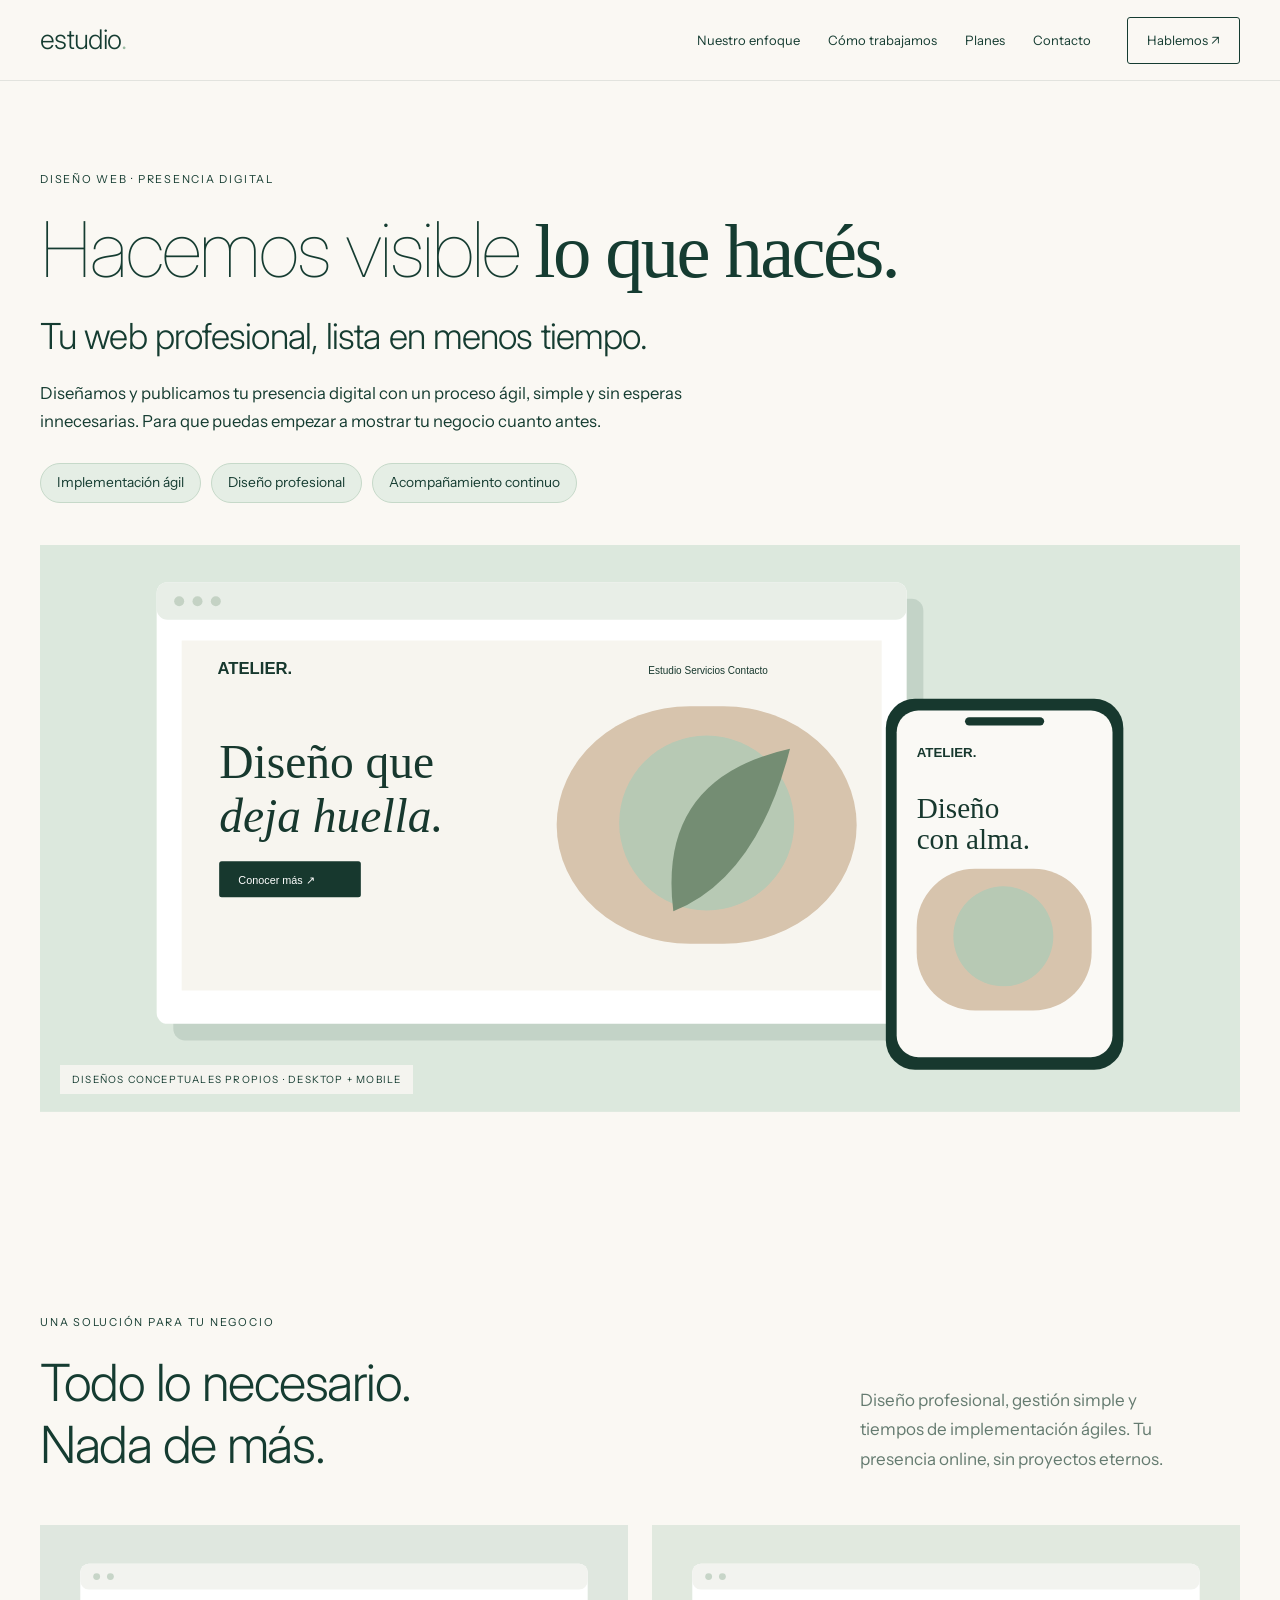
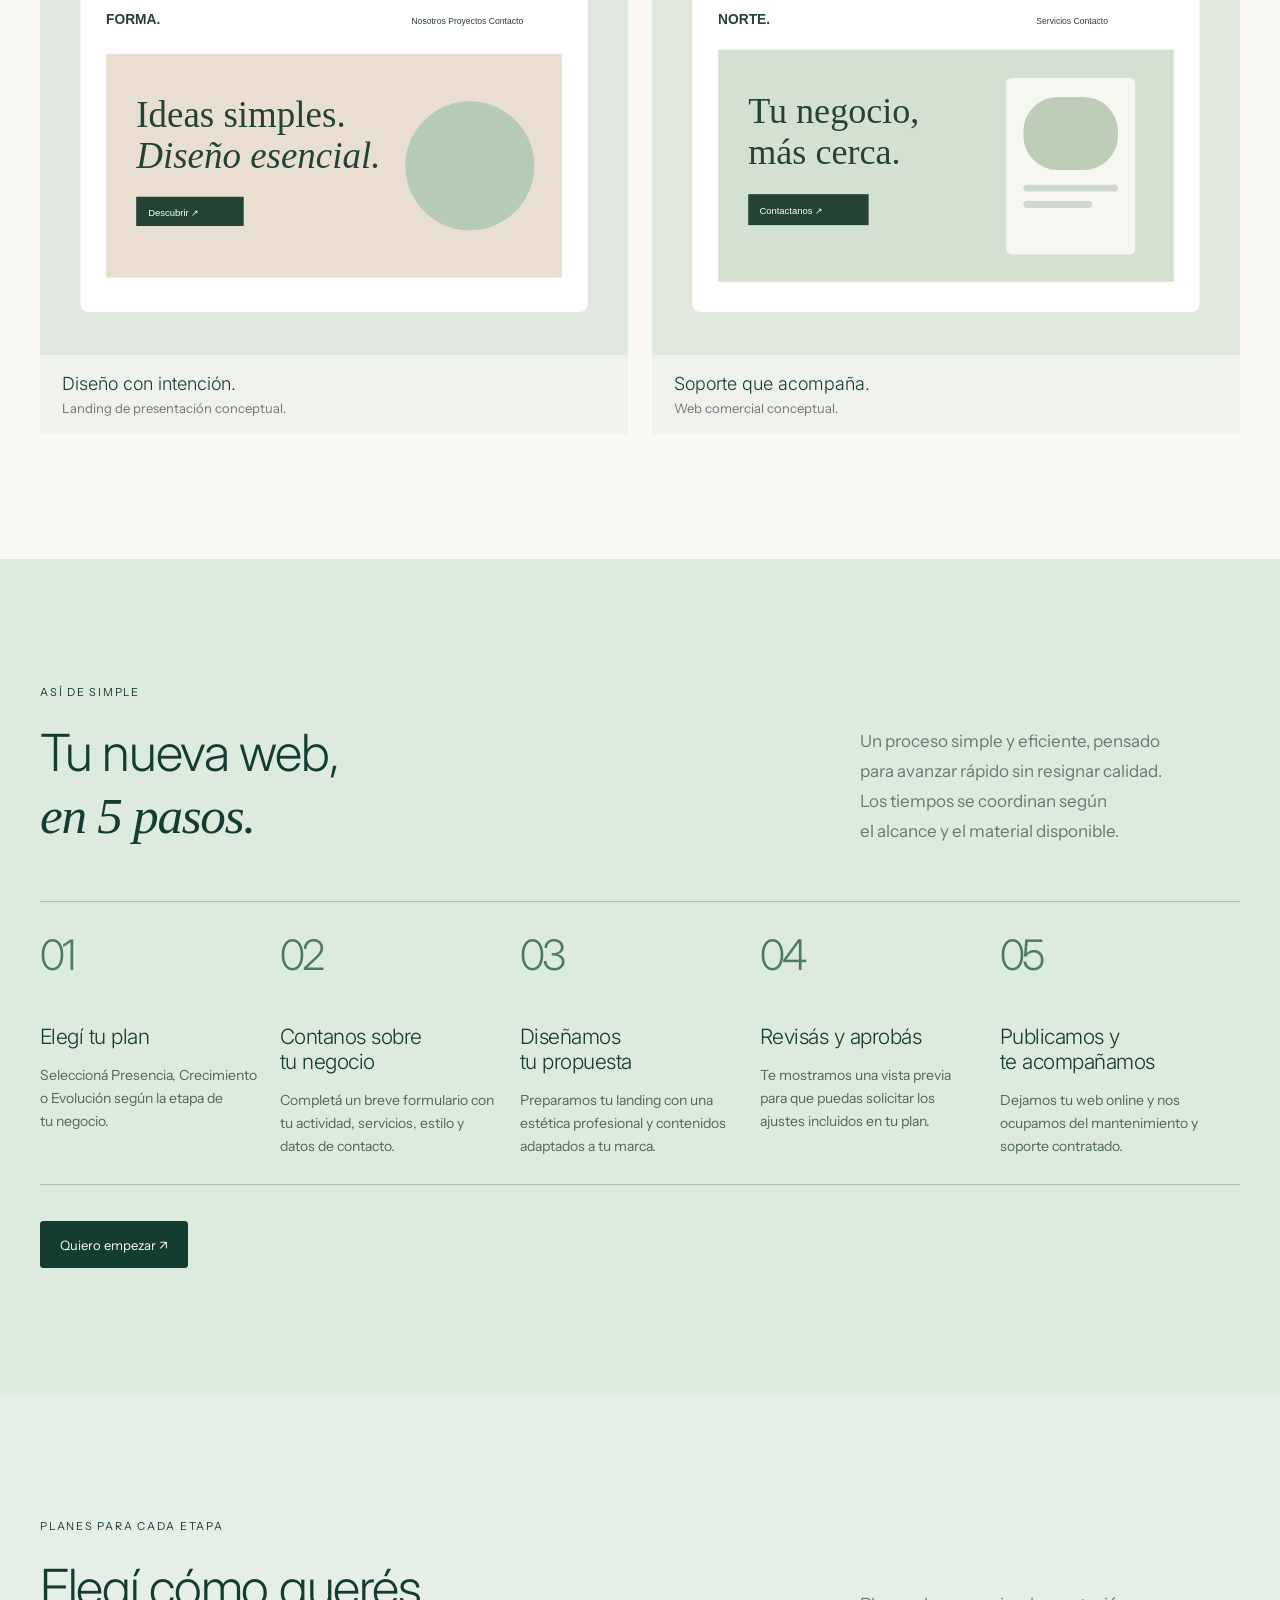
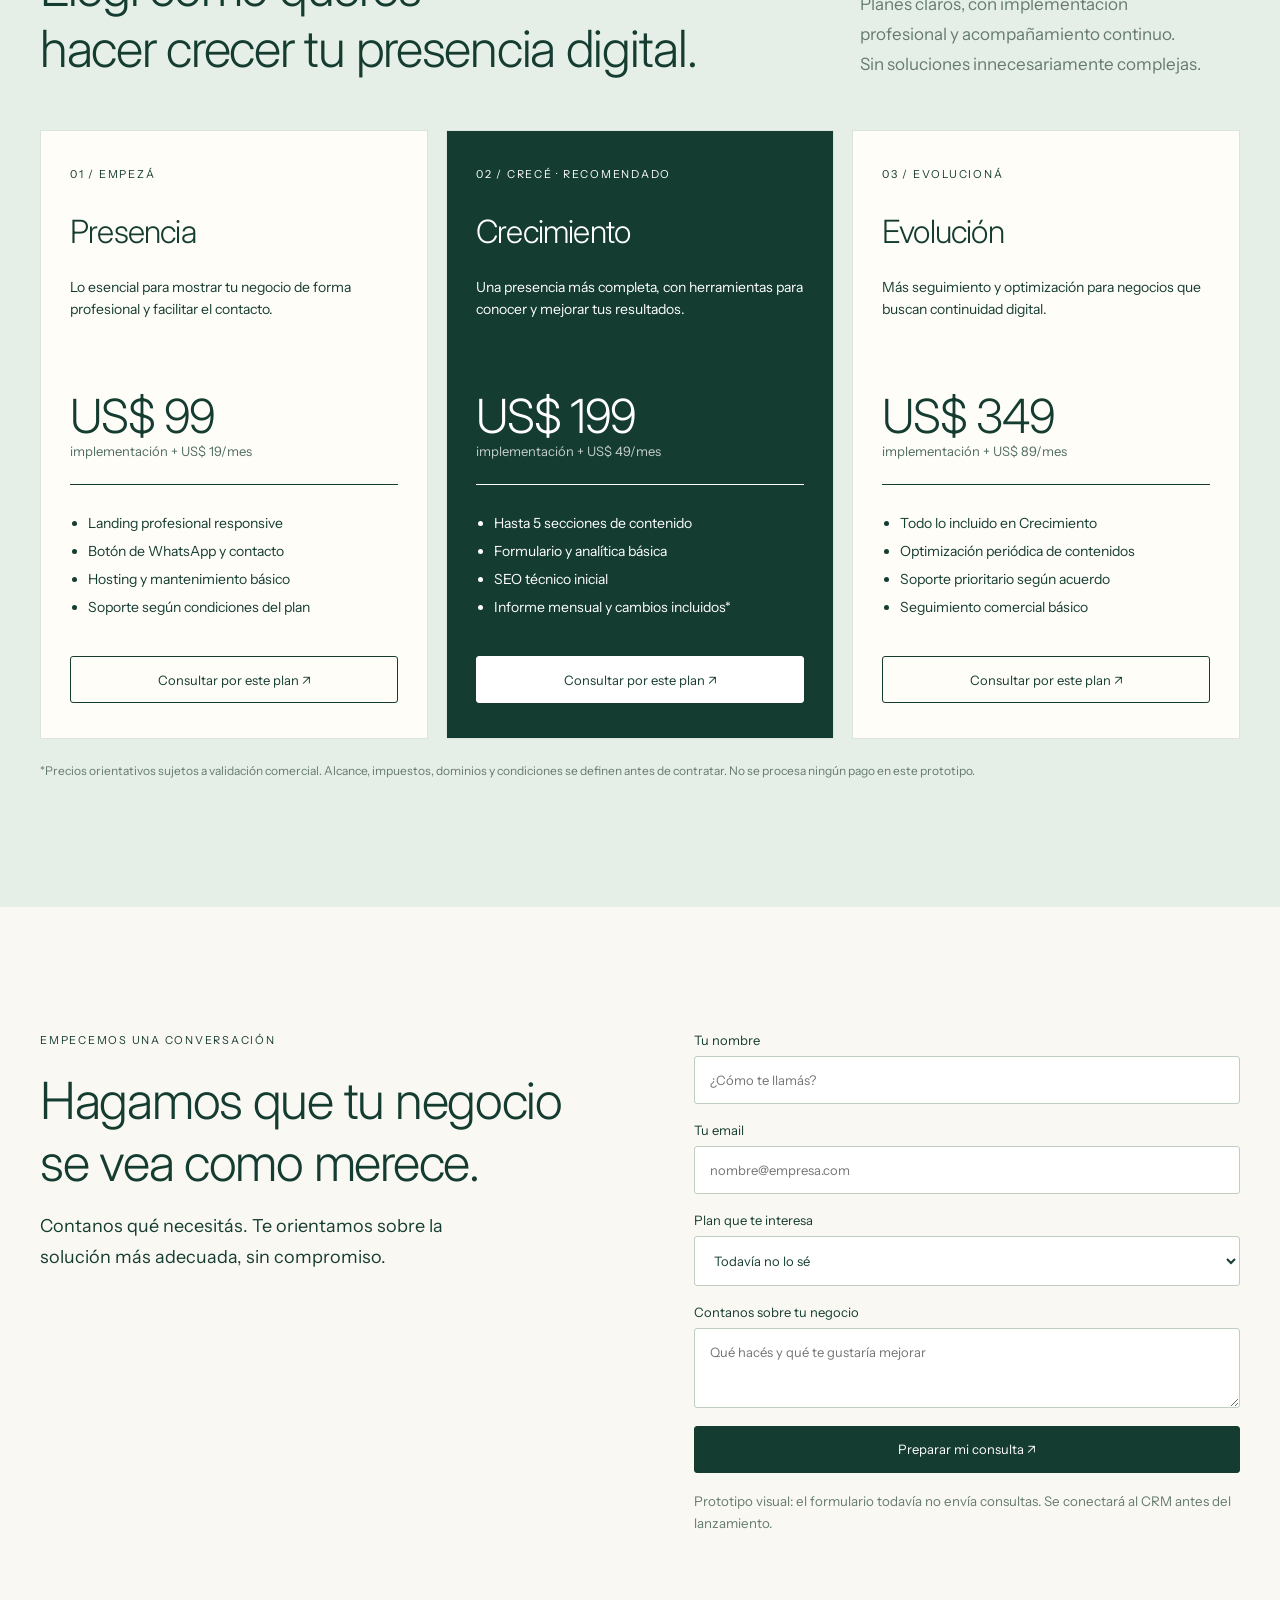
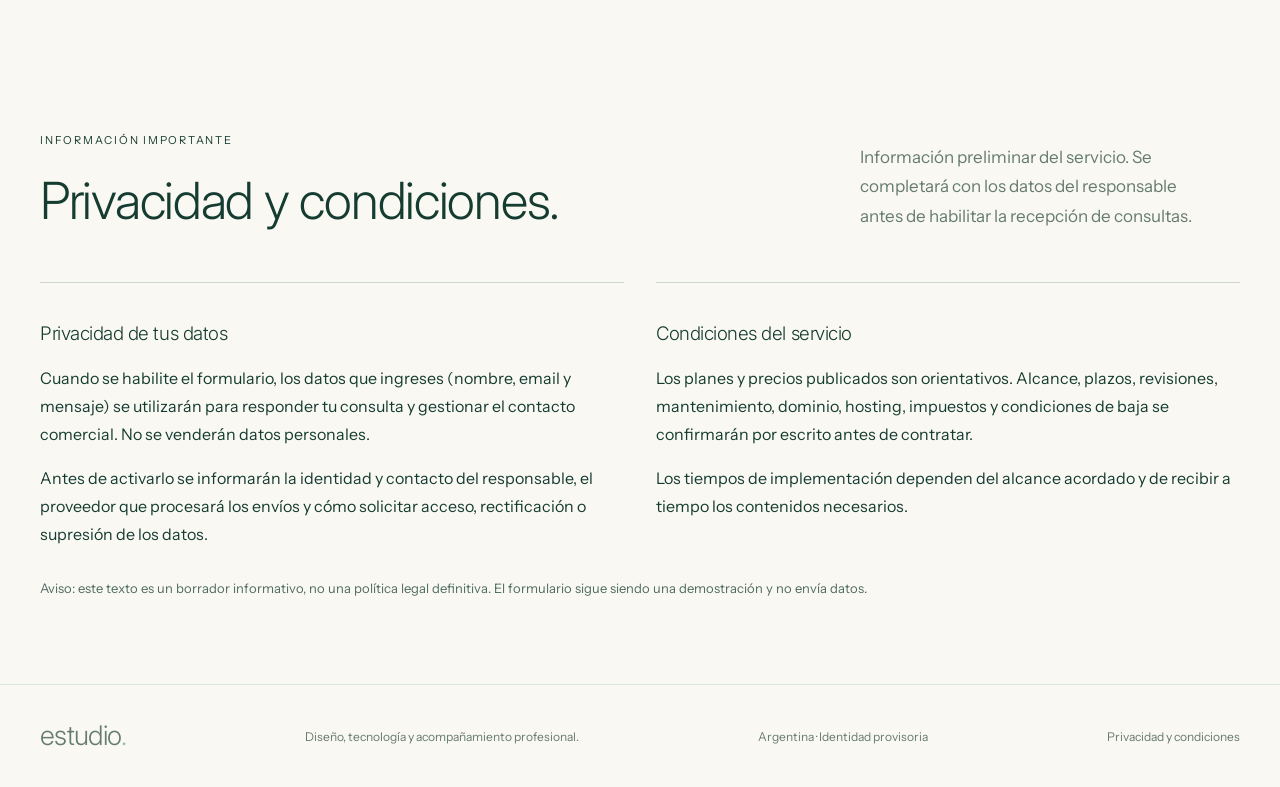
<file: index.html>
<!doctype html>
<html lang="es">
<head>
<meta charset="utf-8"><meta name="viewport" content="width=device-width,initial-scale=1">
<meta name="description" content="Diseñamos y publicamos webs profesionales para negocios con implementación ágil, diseño cuidado y acompañamiento continuo.">
<title>Diseño web profesional y presencia digital ágil | empresaPropia</title>
<link rel="preconnect" href="https://fonts.googleapis.com"><link rel="preconnect" href="https://fonts.gstatic.com" crossorigin>
<link href="https://fonts.googleapis.com/css2?family=Instrument+Sans:wght@400;500;600&family=Inter:wght@100;300;400;500&display=swap" rel="stylesheet">
<link rel="stylesheet" href="assets/css/styles.css"><script defer src="assets/js/main.js"></script>
<link rel="canonical" href="https://rosariogebala-cyber.github.io/empresaPropia/">
<link rel="icon" type="image/svg+xml" href="favicon.svg">
<meta name="theme-color" content="#faf8f3">
<meta property="og:type" content="website">
<meta property="og:locale" content="es_AR">
<meta property="og:title" content="Hacemos visible lo que hacés. | empresaPropia">
<meta property="og:description" content="Tu web profesional, lista en menos tiempo. Diseño, implementación ágil y acompañamiento continuo.">
<meta property="og:url" content="https://rosariogebala-cyber.github.io/empresaPropia/">
<meta property="og:image" content="https://rosariogebala-cyber.github.io/empresaPropia/og-preview.svg">
<meta name="twitter:card" content="summary_large_image">
</head>
<body>
<header class="site-header"><div class="container nav"><a class="brand" href="#inicio">estudio<span>.</span></a><nav class="navlinks" id="nav" aria-label="Navegación principal"><a href="#enfoque">Nuestro enfoque</a><a href="#proceso">Cómo trabajamos</a><a href="#planes">Planes</a><a href="#contacto">Contacto</a></nav><a class="button button-outline nav-cta" href="#contacto">Hablemos ↗</a><button class="menu" type="button" aria-label="Abrir menú" aria-expanded="false" aria-controls="nav">☰</button></div></header>
<main id="inicio">
<section class="hero container"><div class="hero-copy"><span class="eyebrow">DISEÑO WEB · PRESENCIA DIGITAL</span><h1>Hacemos visible <span class="hero-serif">lo que hacés.</span></h1><h2 class="hero-subheadline">Tu web profesional, lista en menos tiempo.</h2><p class="hero-description">Diseñamos y publicamos tu presencia digital con un proceso ágil, simple y sin esperas innecesarias. Para que puedas empezar a mostrar tu negocio cuanto antes.</p><div class="hero-pills" aria-label="Nuestros diferenciales"><span class="hero-pill">Implementación ágil</span><span class="hero-pill">Diseño profesional</span><span class="hero-pill">Acompañamiento continuo</span></div></div><figure class="hero-photo"><img src="assets/images/landing-hero.svg" alt="Diseño conceptual de landing page en desktop y mobile" fetchpriority="high"><figcaption>DISEÑOS CONCEPTUALES PROPIOS · DESKTOP + MOBILE</figcaption></figure></section>
<section class="section container" id="enfoque"><div class="section-head"><div><span class="eyebrow">UNA SOLUCIÓN PARA TU NEGOCIO</span><h2>Todo lo necesario.<br>Nada de más.</h2></div><p>Diseño profesional, gestión simple y tiempos de implementación ágiles. Tu presencia online, sin proyectos eternos.</p></div><div class="visual-pair"><figure class="visual"><img src="assets/images/landing-editorial.svg" loading="lazy" alt="Diseño conceptual de landing editorial"><figcaption><strong>Diseño con intención.</strong><span>Landing de presentación conceptual.</span></figcaption></figure><figure class="visual"><img src="assets/images/landing-business.svg" loading="lazy" alt="Diseño conceptual de landing comercial"><figcaption><strong>Soporte que acompaña.</strong><span>Web comercial conceptual.</span></figcaption></figure></div></section>
<section class="section process-section" id="proceso"><div class="container"><div class="section-head"><div><span class="eyebrow">ASÍ DE SIMPLE</span><h2>Tu nueva web,<br><em>en 5 pasos.</em></h2></div><p>Un proceso simple y eficiente, pensado para avanzar rápido sin resignar calidad. Los tiempos se coordinan según el alcance y el material disponible.</p></div><ol class="process-list"><li><span class="process-number">01</span><div><h3>Elegí tu plan</h3><p>Seleccioná Presencia, Crecimiento o Evolución según la etapa de tu negocio.</p></div></li><li><span class="process-number">02</span><div><h3>Contanos sobre tu negocio</h3><p>Completá un breve formulario con tu actividad, servicios, estilo y datos de contacto.</p></div></li><li><span class="process-number">03</span><div><h3>Diseñamos tu propuesta</h3><p>Preparamos tu landing con una estética profesional y contenidos adaptados a tu marca.</p></div></li><li><span class="process-number">04</span><div><h3>Revisás y aprobás</h3><p>Te mostramos una vista previa para que puedas solicitar los ajustes incluidos en tu plan.</p></div></li><li><span class="process-number">05</span><div><h3>Publicamos y te acompañamos</h3><p>Dejamos tu web online y nos ocupamos del mantenimiento y soporte contratado.</p></div></li></ol><a class="button button-dark process-cta" href="#contacto">Quiero empezar ↗</a></div></section>
<section class="section plans-section" id="planes"><div class="container"><div class="section-head"><div><span class="eyebrow">PLANES PARA CADA ETAPA</span><h2>Elegí cómo querés<br>hacer crecer tu presencia digital.</h2></div><p>Planes claros, con implementación profesional y acompañamiento continuo. Sin soluciones innecesariamente complejas.</p></div><div class="plans">
<article class="plan"><span class="eyebrow">01 / EMPEZÁ</span><h3>Presencia</h3><p>Lo esencial para mostrar tu negocio de forma profesional y facilitar el contacto.</p><div class="price">US$ 99</div><div class="fee">implementación + US$ 19/mes</div><ul><li>Landing profesional responsive</li><li>Botón de WhatsApp y contacto</li><li>Hosting y mantenimiento básico</li><li>Soporte según condiciones del plan</li></ul><a class="button" data-plan="Presencia" href="#contacto">Consultar por este plan ↗</a></article>
<article class="plan featured"><span class="eyebrow">02 / CRECÉ · RECOMENDADO</span><h3>Crecimiento</h3><p>Una presencia más completa, con herramientas para conocer y mejorar tus resultados.</p><div class="price">US$ 199</div><div class="fee">implementación + US$ 49/mes</div><ul><li>Hasta 5 secciones de contenido</li><li>Formulario y analítica básica</li><li>SEO técnico inicial</li><li>Informe mensual y cambios incluidos*</li></ul><a class="button" data-plan="Crecimiento" href="#contacto">Consultar por este plan ↗</a></article>
<article class="plan"><span class="eyebrow">03 / EVOLUCIONÁ</span><h3>Evolución</h3><p>Más seguimiento y optimización para negocios que buscan continuidad digital.</p><div class="price">US$ 349</div><div class="fee">implementación + US$ 89/mes</div><ul><li>Todo lo incluido en Crecimiento</li><li>Optimización periódica de contenidos</li><li>Soporte prioritario según acuerdo</li><li>Seguimiento comercial básico</li></ul><a class="button" data-plan="Evolución" href="#contacto">Consultar por este plan ↗</a></article>
</div><p class="plan-note">*Precios orientativos sujetos a validación comercial. Alcance, impuestos, dominios y condiciones se definen antes de contratar. No se procesa ningún pago en este prototipo.</p></div></section>
<section class="section container" id="contacto"><div class="contact-grid"><div><span class="eyebrow">EMPECEMOS UNA CONVERSACIÓN</span><h2>Hagamos que tu negocio se vea como merece.</h2><p>Contanos qué necesitás. Te orientamos sobre la solución más adecuada, sin compromiso.</p></div><form class="contact-form" id="contactForm"><label>Tu nombre<input name="nombre" autocomplete="name" placeholder="¿Cómo te llamás?" required></label><label>Tu email<input name="email" type="email" autocomplete="email" placeholder="nombre@empresa.com" required></label><label>Plan que te interesa<select name="plan" id="plan"><option value="">Todavía no lo sé</option><option>Presencia</option><option>Crecimiento</option><option>Evolución</option></select></label><label>Contanos sobre tu negocio<textarea name="mensaje" rows="3" placeholder="Qué hacés y qué te gustaría mejorar" required></textarea></label><button class="button button-dark" type="submit">Preparar mi consulta ↗</button><small id="notice" aria-live="polite">Prototipo visual: el formulario todavía no envía consultas. Se conectará al CRM antes del lanzamiento.</small></form></div></section>
<section class="section container legal-section" id="privacidad" aria-labelledby="legal-title"><div class="section-head"><div><span class="eyebrow">INFORMACIÓN IMPORTANTE</span><h2 id="legal-title">Privacidad y condiciones.</h2></div><p>Información preliminar del servicio. Se completará con los datos del responsable antes de habilitar la recepción de consultas.</p></div><div class="legal-grid"><article><h3>Privacidad de tus datos</h3><p>Cuando se habilite el formulario, los datos que ingreses (nombre, email y mensaje) se utilizarán para responder tu consulta y gestionar el contacto comercial. No se venderán datos personales.</p><p>Antes de activarlo se informarán la identidad y contacto del responsable, el proveedor que procesará los envíos y cómo solicitar acceso, rectificación o supresión de los datos.</p></article><article><h3>Condiciones del servicio</h3><p>Los planes y precios publicados son orientativos. Alcance, plazos, revisiones, mantenimiento, dominio, hosting, impuestos y condiciones de baja se confirmarán por escrito antes de contratar.</p><p>Los tiempos de implementación dependen del alcance acordado y de recibir a tiempo los contenidos necesarios.</p></article></div><p class="legal-note">Aviso: este texto es un borrador informativo, no una política legal definitiva. El formulario sigue siendo una demostración y no envía datos.</p></section></main><footer><div class="container footer"><a class="brand" href="#inicio">estudio<span>.</span></a><span>Diseño, tecnología y acompañamiento profesional.</span><span>Argentina · Identidad provisoria</span><a href="#privacidad">Privacidad y condiciones</a></div></footer>
</body></html>
</file>
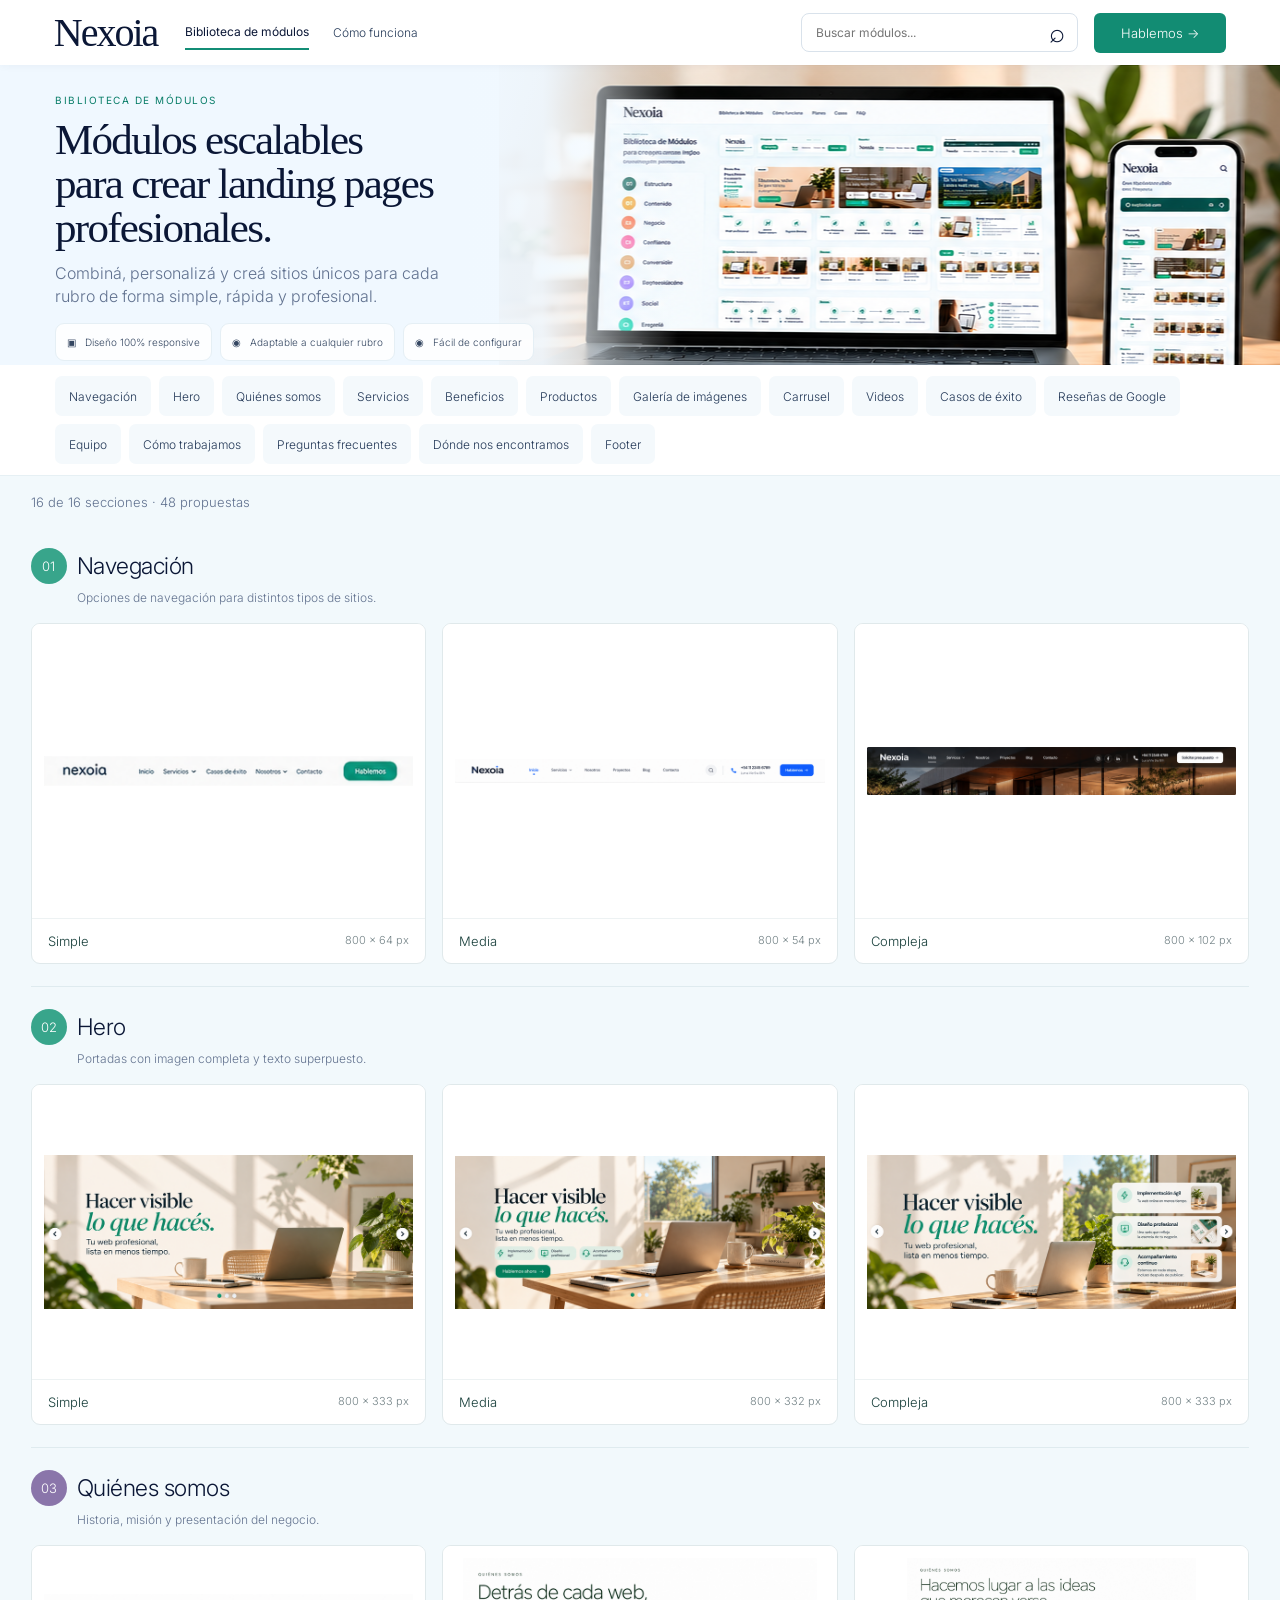
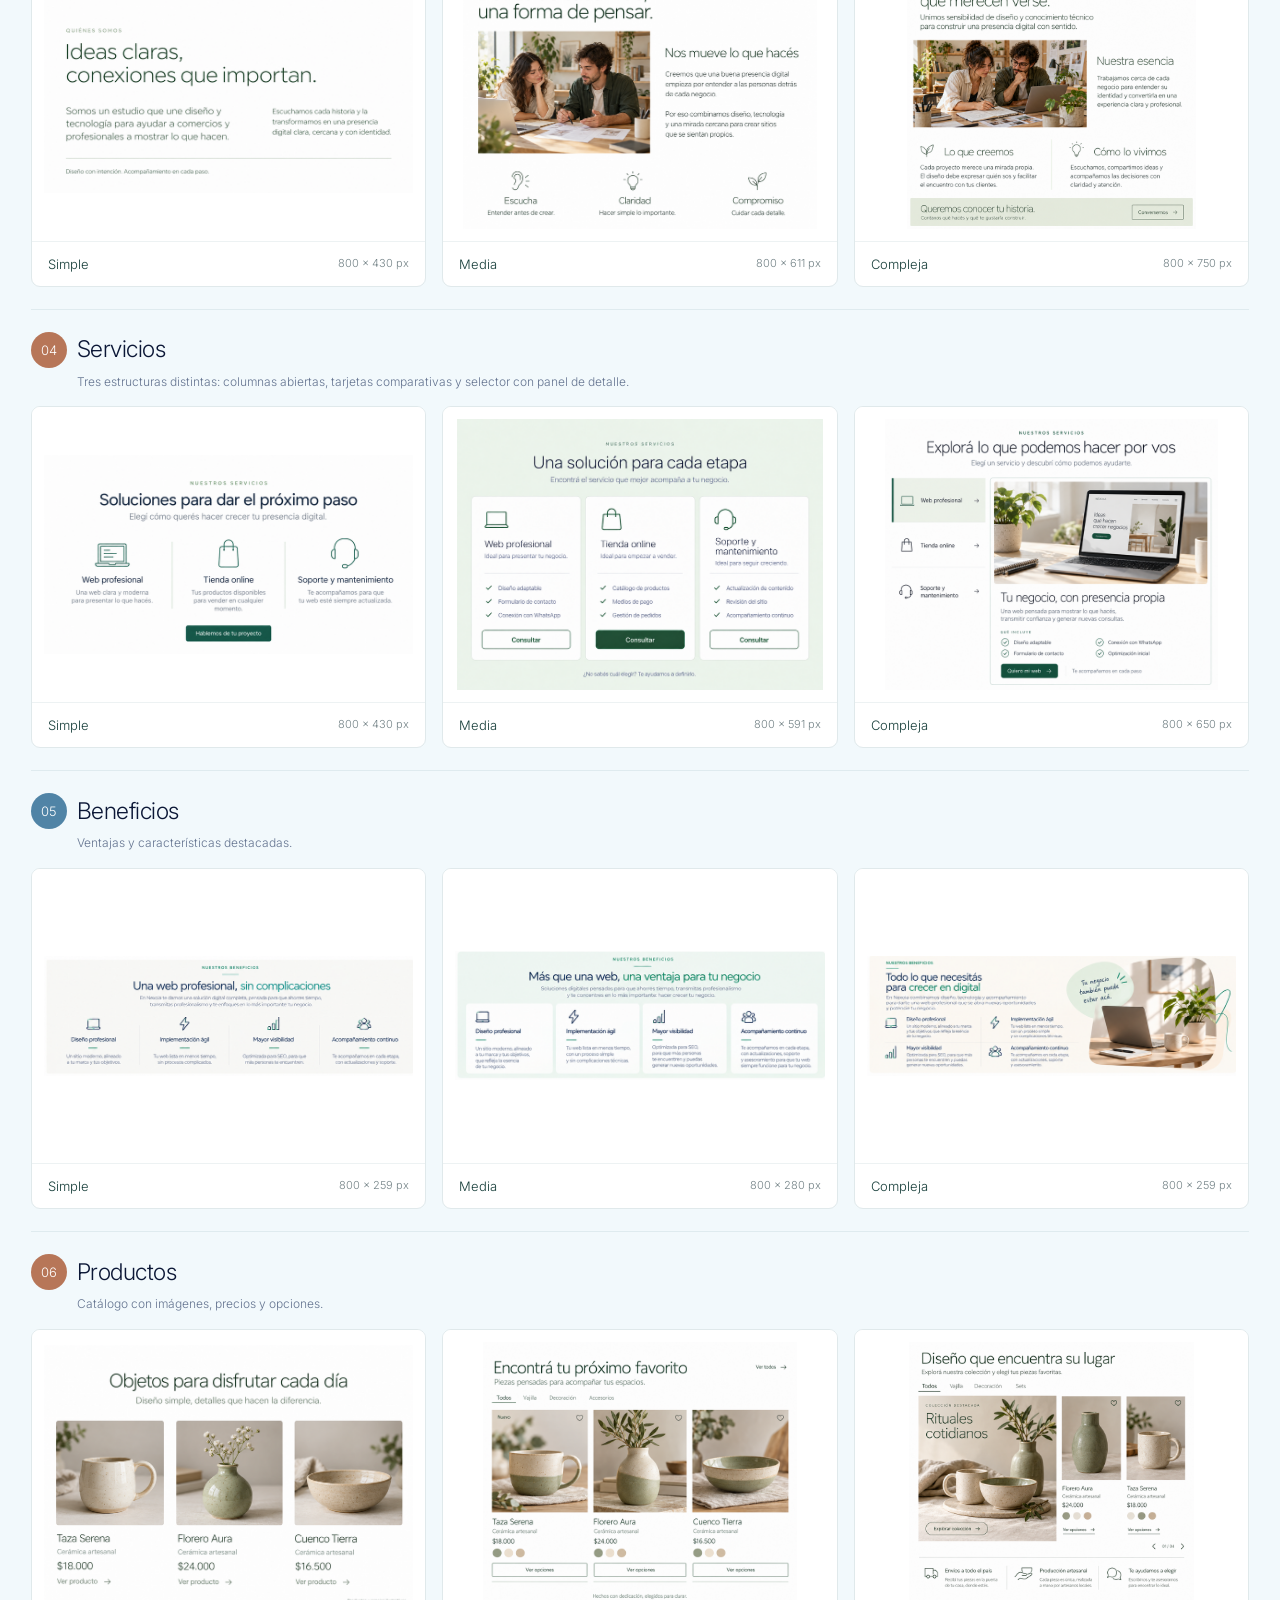
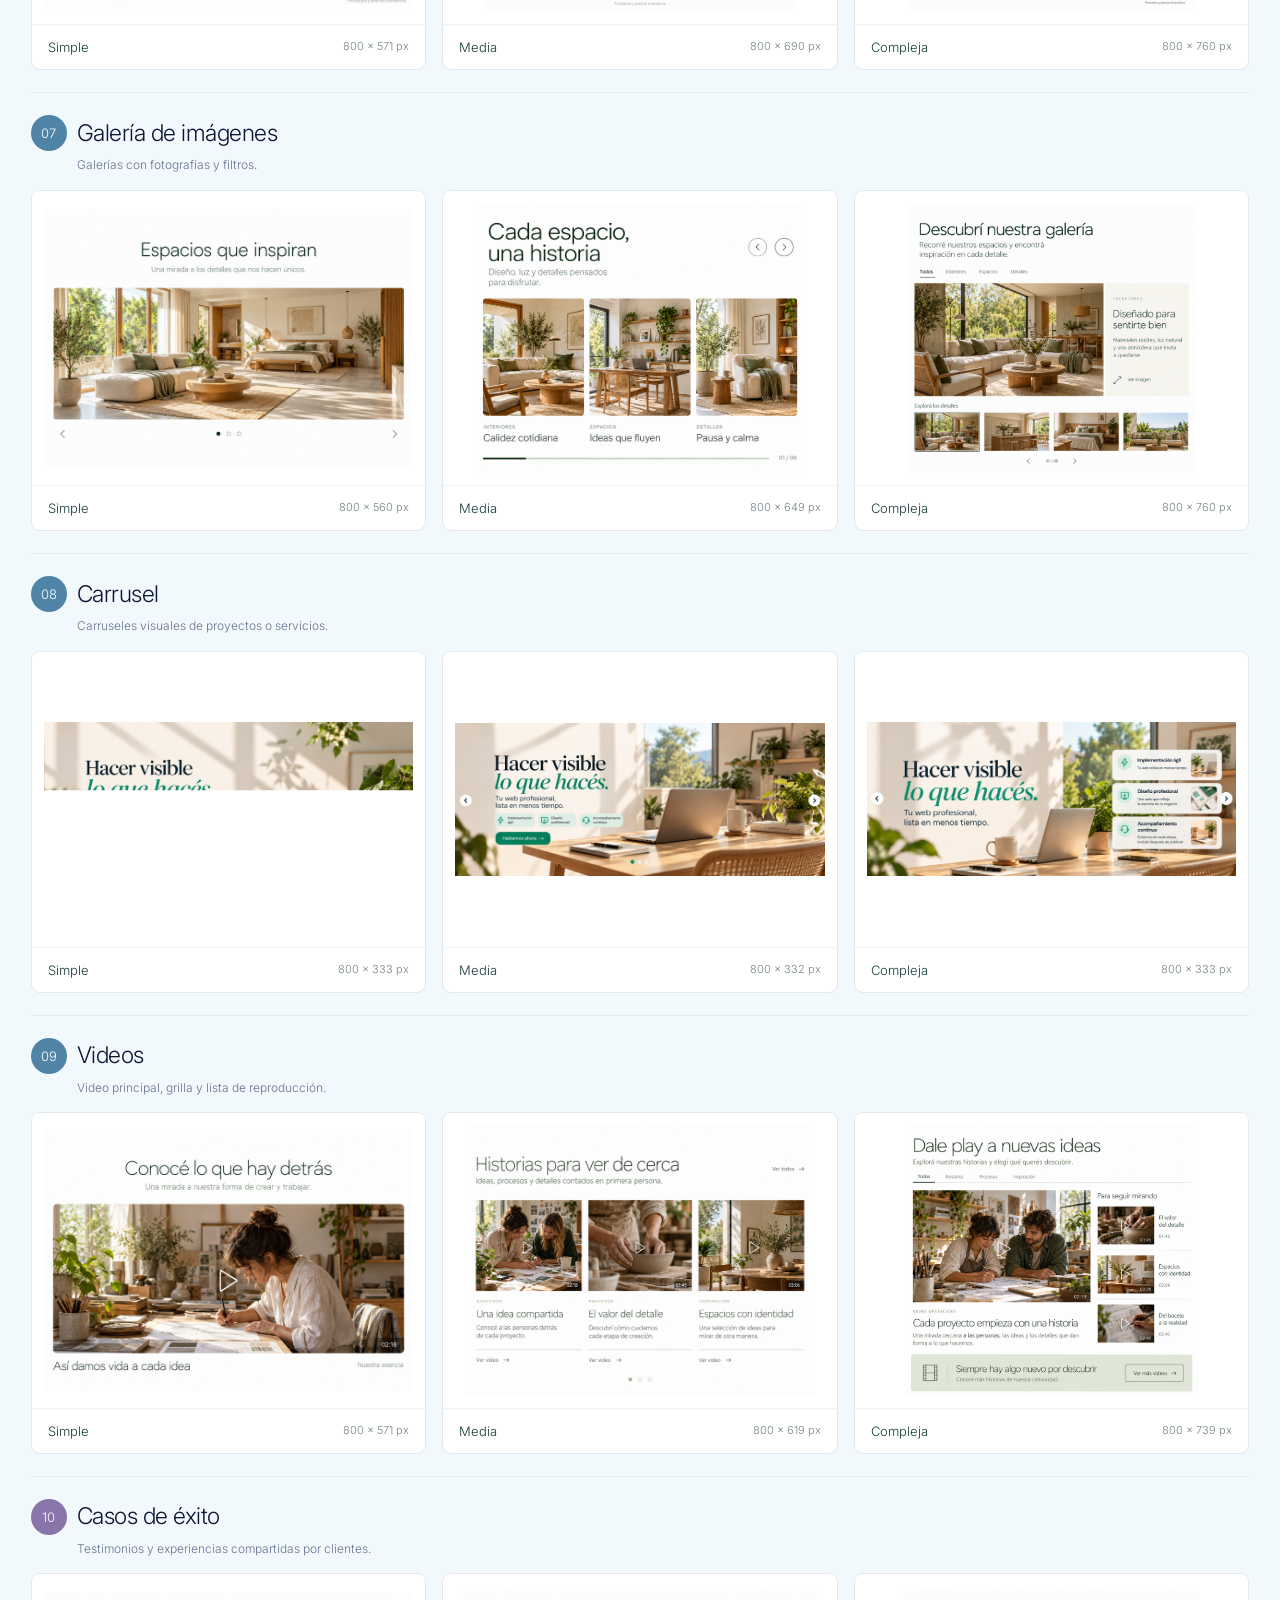
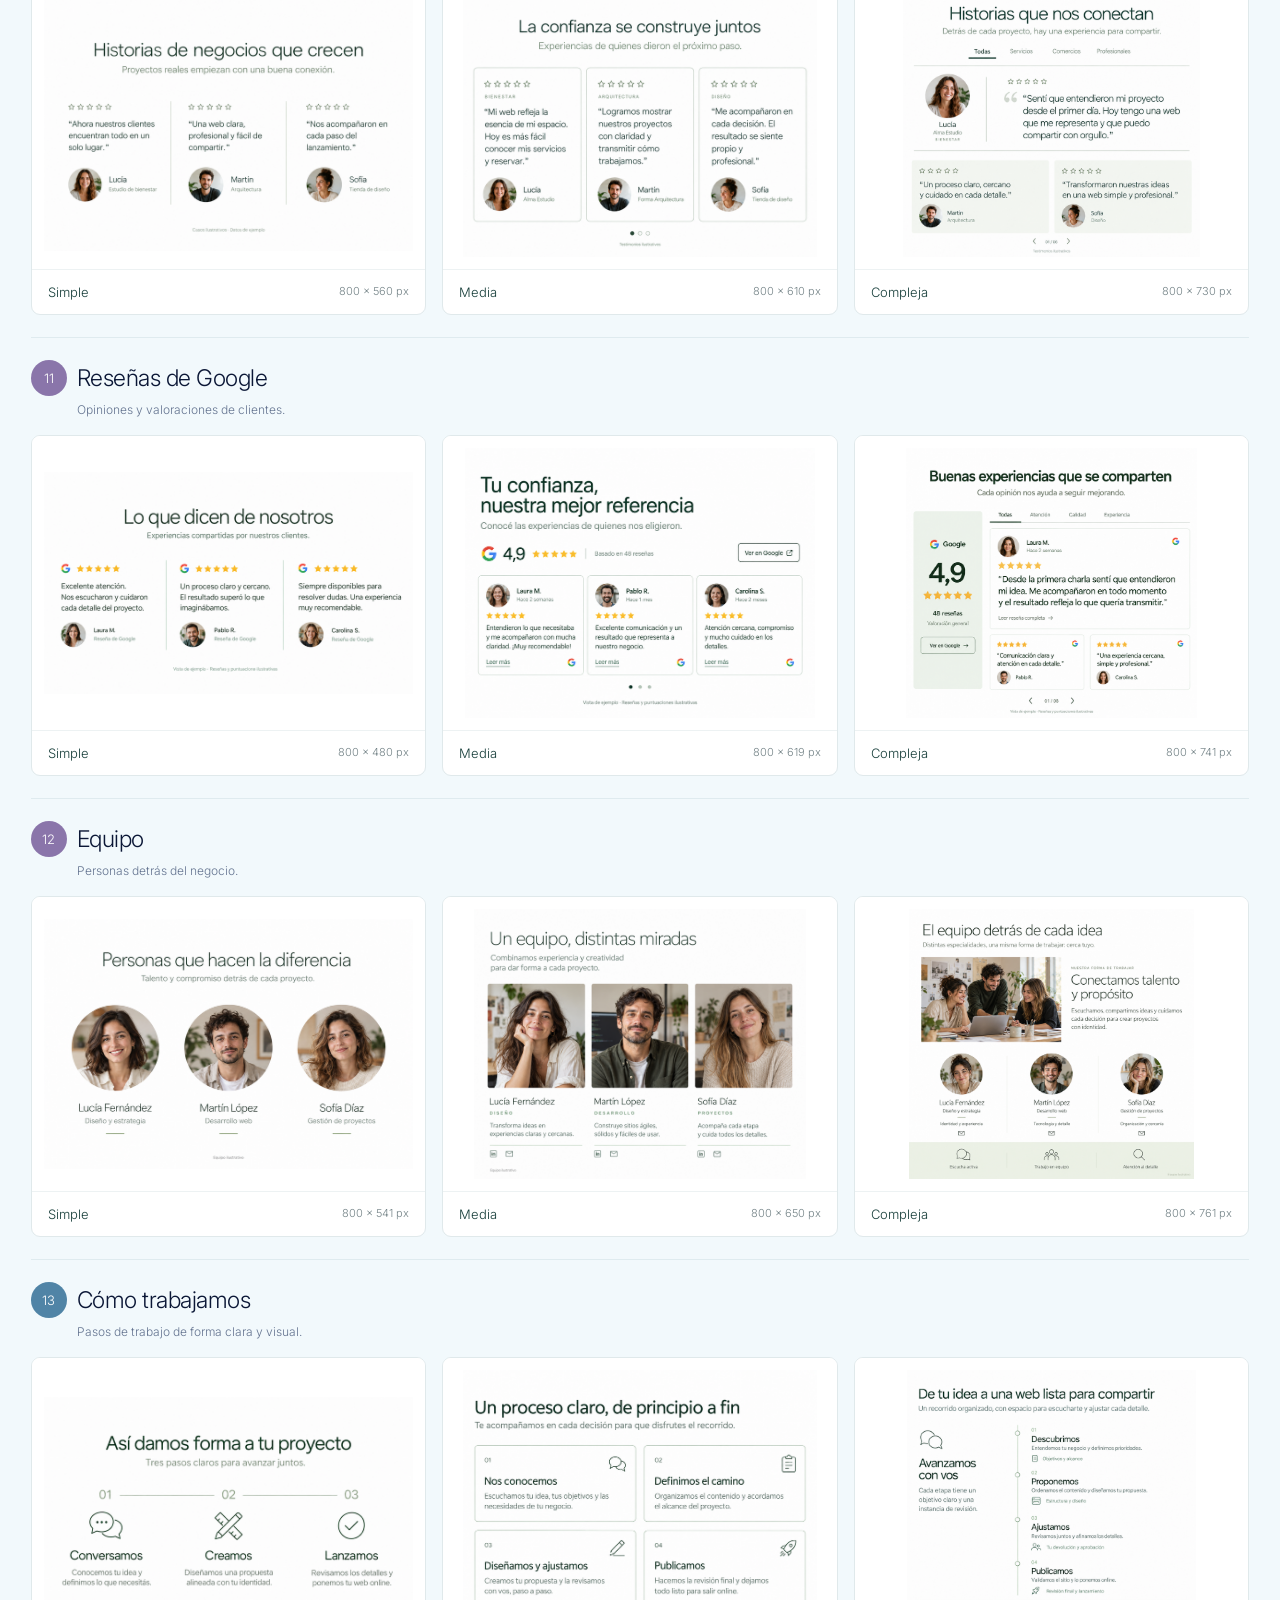
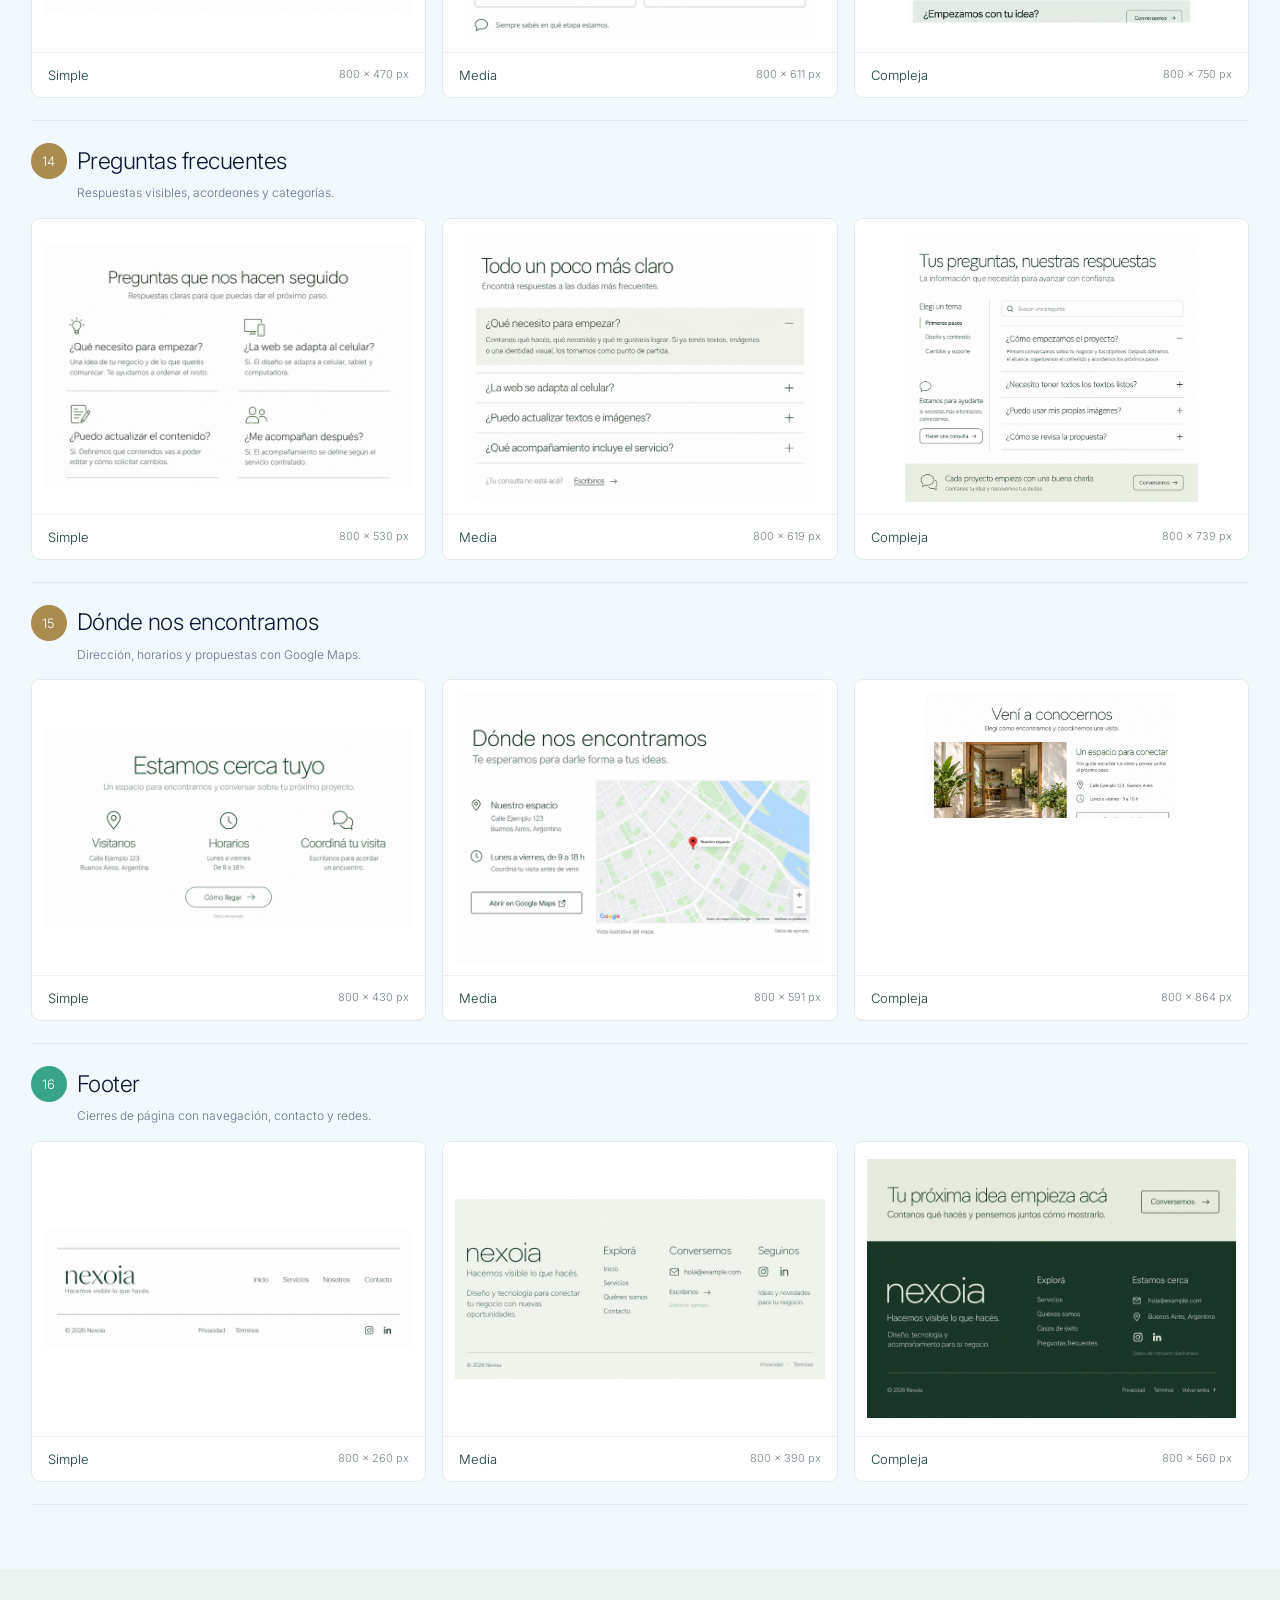
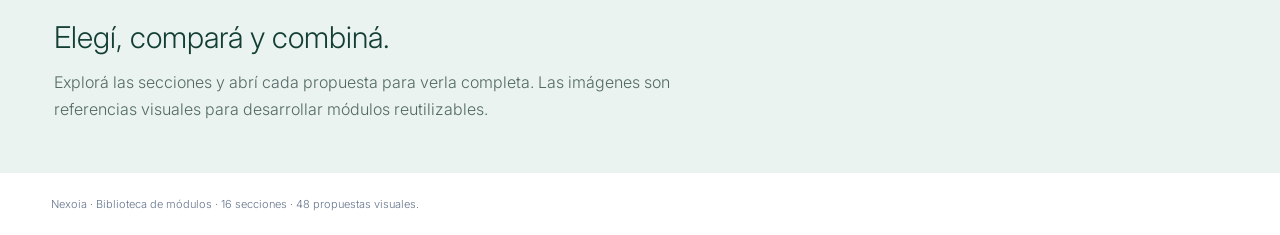
<file: biblioteca-modulos/index.html>
<!doctype html><html lang="es"><head><meta charset="utf-8"><meta name="viewport" content="width=device-width,initial-scale=1"><title>Nexoia | Biblioteca de Módulos</title><meta name="description" content="Biblioteca visual de módulos escalables para landing pages profesionales."><link rel="preconnect" href="https://fonts.googleapis.com"><link rel="preconnect" href="https://fonts.gstatic.com" crossorigin><link href="https://fonts.googleapis.com/css2?family=Inter:wght@100;200;300;400&display=swap" rel="stylesheet"><link rel="stylesheet" href="css/styles.css"></head><body>
<header class="header"><a class="brand" href="#inicio">Nexoia</a><nav class="topnav" aria-label="Navegación principal"><a class="active" href="#biblioteca">Biblioteca de módulos</a><a href="#como-funciona">Cómo funciona</a></nav><div class="header-actions"><label class="search"><input id="buscar" type="search" placeholder="Buscar módulos..." aria-label="Buscar módulos"><span>⌕</span></label><a class="btn" href="mailto:hola@nexoia.com?subject=Consulta%20Nexoia">Hablemos →</a></div></header>
<main id="inicio"><section class="hero"><div class="hero-image" role="img" aria-label="Computadora y celular mostrando la biblioteca de Nexoia"></div><div class="hero-content"><div class="eyebrow">BIBLIOTECA DE MÓDULOS</div><h1>Módulos escalables<br>para crear landing pages<br>profesionales.</h1><p>Combiná, personalizá y creá sitios únicos para cada<br class="desktop-only"> rubro de forma simple, rápida y profesional.</p><div class="pills"><span>▣ &nbsp; Diseño 100% responsive</span><span>◉ &nbsp; Adaptable a cualquier rubro</span><span>◉ &nbsp; Fácil de configurar</span></div></div></section>
<div class="category-bar" id="biblioteca"><nav class="category-inner" id="categorias" aria-label="Secciones de la biblioteca"></nav></div><div class="library-status"><p id="recuento" role="status" aria-live="polite"></p><button id="limpiar" class="reset-filter" type="button" hidden>Limpiar filtros</button></div><div id="modulos" class="module-list"></div><p class="empty" id="sin-resultados" hidden>No encontramos módulos con ese término.</p><section id="como-funciona" class="how-it-works"><h2>Elegí, compará y combiná.</h2><p>Explorá las secciones y abrí cada propuesta para verla completa. Las imágenes son referencias visuales para desarrollar módulos reutilizables.</p></section></main>
<div class="lightbox" id="lightbox" hidden role="dialog" aria-modal="true" aria-labelledby="descripcion-ampliada"><div class="viewer-toolbar"><p id="descripcion-ampliada"></p><div><a id="descargar-imagen" class="viewer-download" download>Descargar PNG</a><button class="close" id="cerrar" aria-label="Cerrar vista ampliada" type="button">×</button></div></div><div class="viewer-body"><img id="imagen-ampliada" alt=""></div></div>
<footer class="footer">Nexoia · Biblioteca de módulos · 16 secciones · 48 propuestas visuales.</footer><script src="data/modules.js"></script><script src="js/app.js"></script></body></html>
</file>
<file: assets/css/styles.css>
:root{--ink:#153c31;--bg:#faf8f3;--line:#dce5dc;--muted:#657b70;--green:#dbe9db;--header:80px}*{box-sizing:border-box}html{scroll-behavior:smooth;scroll-padding-top:calc(var(--header) + 20px)}body{margin:0;background:var(--bg);color:var(--ink);font-family:'DM Sans',sans-serif;-webkit-font-smoothing:antialiased}img{max-width:100%;display:block}a{color:inherit;text-decoration:none}button,input,textarea,select{font:inherit}.container{width:min(100% - 80px,1320px);margin-inline:auto}.site-header{position:sticky;top:0;z-index:100;background:rgba(250,248,243,.94);backdrop-filter:blur(18px);-webkit-backdrop-filter:blur(18px);border-bottom:1px solid rgba(23,56,46,.1)}.nav{width:100%;max-width:none;padding-inline:40px;min-height:var(--header);display:flex;align-items:center;gap:36px}.brand{font-family:Manrope,sans-serif;font-size:27px;font-weight:800;letter-spacing:-.08em;white-space:nowrap}.brand span{color:#9bbca4}.navlinks{display:flex;align-items:center;gap:28px;margin-left:auto;font-size:13px}.navlinks a:hover{text-decoration:underline;text-underline-offset:5px}.button{display:inline-flex;align-items:center;justify-content:center;min-height:47px;padding:12px 19px;border:1px solid var(--ink);border-radius:3px;font-weight:700;font-size:13px;transition:background .2s,color .2s,transform .2s;cursor:pointer}.button:hover{transform:translateY(-2px)}.button-outline{background:transparent}.button-dark{background:var(--ink);color:#fff}.button-dark:hover{background:#285947}.menu{display:none;margin-left:auto;border:0;background:none;color:var(--ink);font-size:25px;cursor:pointer}.hero{padding-top:95px}.hero-grid{display:grid;grid-template-columns:8fr 4fr;gap:60px;align-items:end}.eyebrow{display:block;font-size:11px;letter-spacing:.16em;font-weight:700;line-height:1.5}.hero h1,h2,h3{font-family:Manrope,sans-serif;letter-spacing:-.055em}.hero h1{font-size:clamp(54px,6.4vw,105px);line-height:1.06;font-weight:600;margin:32px 0 0}.hero h1 em,.statement h2 em{font-family:Georgia,serif;font-weight:400}.hero-side{padding-bottom:12px}.hero-side p{font-size:19px;line-height:1.65;margin:0 0 28px}.hero-photo{margin:70px 0 0;position:relative;background:#e2ebe0}.hero-photo img{width:100%;max-height:640px;object-fit:cover}.hero-photo figcaption{position:absolute;left:20px;bottom:18px;background:rgba(247,246,241,.92);padding:8px 12px;font-size:10px;letter-spacing:.12em}.section{padding-block:125px}.section-head{display:grid;grid-template-columns:2fr 1fr;gap:60px;align-items:end;margin-bottom:50px}.section h2{font-size:clamp(36px,4vw,64px);line-height:1.12;font-weight:600;margin:22px 0 0}.section-head p{font-size:17px;line-height:1.75;color:var(--muted);margin:0}.visual-pair{display:grid;grid-template-columns:1fr 1fr;gap:24px}.visual{margin:0;position:relative;background:#e8eee7;overflow:hidden}.visual img{width:100%;height:430px;object-fit:cover;transition:transform .5s}.visual:hover img{transform:scale(1.025)}.visual figcaption{display:flex;flex-direction:column;gap:6px;padding:18px 22px;background:#eff2ea}.visual figcaption strong{font-size:18px}.visual figcaption span{font-size:13px;color:var(--muted)}.plans-section{background:#e6efe7}.plans{display:grid;grid-template-columns:repeat(3,minmax(0,1fr));gap:18px}.plan{background:#fffdf8;border:1px solid var(--line);padding:35px 29px;display:flex;flex-direction:column;min-height:550px}.plan.featured{background:var(--ink);color:white}.plan h3{font-size:32px;margin:30px 0 10px}.plan>p{line-height:1.6;min-height:78px;font-size:14px}.price{font-family:Manrope,sans-serif;font-size:47px;font-weight:700;letter-spacing:-.06em;margin-top:20px}.fee{font-size:13px;opacity:.75;margin-bottom:25px}.plan ul{padding:24px 0 0 18px;margin:0 0 35px;border-top:1px solid currentColor;line-height:2;font-size:14px;flex:1}.plan .button{width:100%;text-align:center}.featured .button{background:white;color:var(--ink);border-color:white}.plan-note{font-size:12px;line-height:1.7;color:var(--muted);margin:22px 0 0}.statement{background:#dcebdd}.statement h2{max-width:950px;font-size:clamp(40px,5vw,76px)}.lead{font-size:19px;line-height:1.7;max-width:680px}.steps{display:grid;grid-template-columns:repeat(3,1fr);gap:45px;margin-top:70px}.steps>div{border-top:1px solid var(--ink);padding-top:25px}.steps b{font-size:11px;letter-spacing:.13em}.steps h3{font-size:24px;margin:22px 0 12px}.steps p{line-height:1.7;color:#4e6859}.contact-grid{display:grid;grid-template-columns:1fr 1fr;gap:9%;align-items:start}.contact-grid>div>p{font-size:18px;line-height:1.7;max-width:420px}.contact-form{display:grid;gap:18px}.contact-form label{display:grid;gap:8px;font-size:13px;font-weight:700}.contact-form input,.contact-form textarea,.contact-form select{width:100%;border:1px solid #bfcec1;background:white;border-radius:3px;padding:15px;color:var(--ink);outline-offset:3px}.contact-form small{line-height:1.65;color:var(--muted)}footer{border-top:1px solid var(--line)}.footer{display:flex;justify-content:space-between;align-items:center;gap:20px;padding-block:35px;font-size:12px;color:var(--muted)}@media(max-width:1050px){:root{--header:72px}.container{width:min(100% - 56px,1320px)}.navlinks{gap:15px}.hero{padding-top:70px}.hero-grid{grid-template-columns:1fr;gap:24px}.hero-side{max-width:540px}.section{padding-block:95px}.plan{padding:28px 19px}.plans{gap:10px}.price{font-size:40px}.visual img{height:340px}}@media(max-width:720px){:root{--header:66px}.container{width:calc(100% - 36px)}.nav{gap:10px}.nav-cta{display:none}.menu{display:block}.navlinks{display:none;position:absolute;top:var(--header);left:0;right:0;padding:18px;background:var(--bg);border-bottom:1px solid var(--line);flex-direction:column;align-items:stretch;gap:0;box-shadow:0 15px 20px #0001}.navlinks.open{display:flex}.navlinks a{padding:13px 8px}.hero{padding-top:52px}.hero h1{font-size:clamp(45px,11vw,70px);margin-top:22px}.hero-side p{font-size:17px}.hero-photo{margin-top:45px}.hero-photo figcaption{font-size:8px;left:8px;bottom:8px}.section{padding-block:75px}.section-head,.contact-grid{grid-template-columns:1fr;gap:24px}.section-head{margin-bottom:30px}.visual-pair,.plans,.steps{grid-template-columns:1fr}.visual img{height:auto}.plan{min-height:0;padding:30px}.plan>p{min-height:0}.steps{gap:24px;margin-top:45px}.footer{flex-direction:column;align-items:flex-start}.contact-grid{gap:35px}}@media(prefers-reduced-motion:reduce){html{scroll-behavior:auto}*,*:before,*:after{transition:none!important}}
@media(max-width:1050px){.nav{width:100%;padding-inline:28px}}
@media(max-width:720px){.nav{width:100%;padding-inline:18px}}

/* Recorrido de contratación */
.process-section{background:#dcebdd}.process-section .section-head{margin-bottom:55px}.process-section .section-head h2 em{font-family:Georgia,serif;font-weight:400}.process-list{list-style:none;margin:0;padding:0;display:grid;grid-template-columns:repeat(5,minmax(0,1fr));border-top:1px solid #a9c2ad}.process-list li{padding:27px 23px 26px 0;border-bottom:1px solid #a9c2ad;min-width:0}.process-number{display:block;font-family:Manrope,sans-serif;font-size:42px;font-weight:500;letter-spacing:-.08em;color:#517a62;margin-bottom:45px}.process-list h3{font-size:21px;line-height:1.22;margin:0 0 14px}.process-list p{font-size:14px;line-height:1.65;color:#4e6859;margin:0}.process-cta{margin-top:36px}@media(max-width:1050px){.process-list{grid-template-columns:repeat(3,minmax(0,1fr));gap:0 20px}.process-number{margin-bottom:28px}}@media(max-width:720px){.process-list{grid-template-columns:1fr}.process-list li{display:grid;grid-template-columns:55px 1fr;gap:15px;padding:24px 0}.process-number{font-size:30px;margin:0}.process-list h3{font-size:20px}.process-section .section-head{margin-bottom:35px}}

/* Sistema visual actualizado: Google Fonts, Light y hero comercial */
body, p, li, input, select, textarea, button, .navlinks, .eyebrow {font-family:'Instrument Sans',Arial,sans-serif}
h1,h2,h3,.brand,.price,.plan .price {font-family:'Inter',Arial,sans-serif!important;font-weight:300!important;letter-spacing:-.025em!important;line-height:1.18!important}
h1 em,h2 em {font-family:Georgia,serif!important;font-style:italic;font-weight:400!important}
.hero {padding-top:clamp(56px,7vw,110px);padding-bottom:clamp(50px,6vw,90px)}
.hero-copy {max-width:100%;padding:0;margin:0 0 42px}
.hero-copy h1 {font-size:clamp(2.9rem,6vw,6.4rem)!important;line-height:1.13!important;max-width:1100px;margin:20px 0 18px}
.hero-subheadline {font-size:clamp(1.45rem,2.8vw,2.8rem)!important;line-height:1.25!important;margin:0 0 20px}
.hero-description {font-size:clamp(1rem,1.3vw,1.15rem);line-height:1.7;max-width:730px}
.hero-pills {display:flex;flex-wrap:wrap;gap:10px;margin:28px 0 0}
.hero-pill {display:inline-flex;align-items:center;border:1px solid #c6d9c9;background:#e5eee5;color:#153c31;border-radius:100px;padding:10px 16px;font-size:.86rem;line-height:1.3;white-space:nowrap}
.hero-photo {margin-top:0}
.section h2 {line-height:1.2!important}
.plan h3 {line-height:1.25!important}
.container {width:calc(100% - 80px);max-width:1360px;margin-inline:auto}
.site-header .container.nav {width:100%;max-width:none;padding-inline:40px}
@media(max-width:991px){.container{width:calc(100% - 56px)}.site-header .container.nav{padding-inline:28px}}
@media(max-width:600px){.container{width:calc(100% - 36px)}.site-header .container.nav{padding-inline:18px}.hero-copy h1{font-size:clamp(2.6rem,10vw,4rem)!important}.hero-pill{white-space:normal}}

/* Tipografía Light consistente en todos los títulos y destacados */
h1,h2,h3,h4,h5,h6,
.hero h1,.hero-subheadline,.section h2,.section-head h2,
.plan h3,.process-list h3,.steps h3,
.price,.plan .price,.process-number,.brand,
.visual figcaption strong,.steps b {
  font-family:'Inter',Arial,sans-serif!important;
  font-weight:300!important;
  font-synthesis:none;
}
h1 em,h2 em,h3 em {font-weight:400!important}
.visual figcaption strong {display:inline;font-size:18px}
.button,.eyebrow,.navlinks,.contact-form label {font-weight:400}

/* Hero: Outfit Thin real (100), prevalece sobre reglas anteriores */
.hero h1 {font-family:'Inter',Arial,sans-serif!important;font-weight:100!important;font-synthesis:none}

/* Contraste editorial en el título principal */
.hero h1 .hero-serif {font-family:Georgia,serif!important;font-weight:400!important;letter-spacing:-.035em!important}

/* QA responsive, accesibilidad y sección legal */
html{scroll-padding-top:90px}body{overflow-x:hidden}
img{max-width:100%;height:auto}
a:focus-visible,button:focus-visible,input:focus-visible,select:focus-visible,textarea:focus-visible{outline:3px solid #5b9e75;outline-offset:3px}
.legal-section{padding-block:72px}.legal-grid{display:grid;grid-template-columns:repeat(2,minmax(0,1fr));gap:32px}.legal-grid article{padding-top:22px;border-top:1px solid #cad7ca}.legal-grid p{line-height:1.75;max-width:65ch}.legal-note{font-size:13px;opacity:.75;line-height:1.7}
@media(max-width:768px){.legal-grid{grid-template-columns:1fr}.hero h1{overflow-wrap:break-word}.hero-pills{flex-wrap:wrap}.section{overflow-wrap:break-word}}
@media(prefers-reduced-motion:reduce){*,*::before,*::after{scroll-behavior:auto!important;animation:none!important;transition:none!important}}

/* Regla editorial: evitar viudas y cortes tipográficos aislados */
h1,h2,h3,h4,h5,h6,.hero-subheadline,.section-head p,.plan h3,.process-list h3{
  text-wrap:balance;
}
p,li,figcaption,.plan li,.legal-grid p,.legal-note{
  text-wrap:pretty;
  orphans:2;
  widows:2;
}
@supports not (text-wrap:pretty){
  p,li,figcaption{overflow-wrap:normal;word-break:normal}
}
</file>
<file: biblioteca-modulos/css/styles.css>
*{box-sizing:border-box}html{scroll-behavior:smooth}body{margin:0;background:#f2f9fc;color:#0b1736;font-family:Inter,Arial,sans-serif;font-weight:400}.header{height:65px;background:#fff;display:flex;align-items:center;gap:45px;padding:0 max(4.2vw,24px);position:sticky;top:0;z-index:20;box-shadow:0 1px 8px #0c25420b}.brand{font-family:Georgia,serif;font-size:40px;color:#0b1736;text-decoration:none;letter-spacing:-2px}.topnav{display:flex;gap:35px;align-items:center;flex:1}.topnav a{font-size:12px;color:#263b59;text-decoration:none;white-space:nowrap}.topnav a.active{font-weight:600;color:#0b1736;border-bottom:2px solid #138d76;padding:9px 0}.header-actions{display:flex;align-items:center;gap:16px}.search{height:39px;width:277px;border:1px solid #d9e2eb;border-radius:8px;display:flex;align-items:center;background:white;padding:0 12px}.search input{border:0;outline:0;width:100%;font:12px Inter}.search span{font-size:27px}.btn{background:#128c73;color:#fff;border-radius:6px;padding:12px 27px;text-decoration:none;font-size:13px;white-space:nowrap}.hero{height:300px;position:relative;overflow:hidden;background:linear-gradient(100deg,#edf7ff,#fff 62%,#e9ece9)}.hero-image{position:absolute;inset:0 0 0 39%;background:url('../assets/hero-fondo.png') center center/cover no-repeat}.hero-content{position:relative;z-index:1;padding:29px 4.3%;width:53%;height:100%;background:linear-gradient(90deg,#f0f8ff 68%,#f0f8ffec 80%,#f0f8ff00)}.eyebrow{font-size:10px;color:#087d68;letter-spacing:1.5px;font-weight:600;margin-bottom:12px}h1{font:normal 43px/1.02 Georgia,serif;letter-spacing:-1.7px;margin:0 0 12px} .hero-content p{font-size:16px;line-height:1.45;color:#60718f;margin:0 0 15px;font-weight:300}.pills{display:flex;gap:8px;white-space:nowrap}.pills span{font-size:10px;padding:12px 11px;background:#ffffffd9;border:1px solid #e5eff5;border-radius:9px;color:#344661}.category-bar{background:#fff;padding:11px 4.3%;position:sticky;top:65px;z-index:19;border-bottom:1px solid #e6f0f4}.category-inner{display:grid;grid-template-columns:repeat(8,minmax(0,1fr));gap:8px}.category{display:flex;align-items:center;justify-content:center;gap:12px;border:0;border-radius:14px;background:#f4f9fc;min-height:46px;font:12px Inter;color:#243958;cursor:pointer;padding:7px 8px}.category.active{background:#003e38;color:#fff}.circle{width:29px;height:29px;display:grid;place-items:center;border-radius:50%;color:#fff;font-size:12px;flex:none}.category.active .circle{background:#fff!important;color:#003e38}.module-list{padding:8px 1.4% 50px}.module-section{display:grid;grid-template-columns:215px repeat(3,minmax(0,1fr));gap:12px;padding:8px 0 12px;border-bottom:1px solid #e2edf3;align-items:stretch}.module-heading{padding:8px 0}.module-title{display:flex;align-items:center;gap:10px}.module-title .circle{width:36px;height:36px;font-size:13px}.module-heading h2{font:normal 23px/1.15 Georgia,serif;letter-spacing:-.7px;margin:0}.module-heading p{font-size:12px;line-height:1.4;color:#647490;max-width:175px;margin:7px 0 0 46px}.preview{border:0;background:#fff;border-radius:9px;overflow:hidden;box-shadow:0 2px 12px #19344a08;cursor:zoom-in;display:block;padding:0;width:100%;align-self:stretch}.preview img{width:100%;height:100%;display:block;object-fit:fill}.preview:hover{box-shadow:0 6px 24px #176c7a25;transform:translateY(-1px)}.empty{text-align:center;padding:80px}.lightbox{position:fixed;inset:0;z-index:50;background:#081d2eea;display:none;align-items:center;justify-content:center;flex-direction:column;padding:5vw}.lightbox.open{display:flex}.lightbox img{max-width:94vw;max-height:76vh;object-fit:contain;background:white;border-radius:8px}.lightbox p{color:#fff}.close{position:absolute;right:24px;top:15px;background:none;border:0;color:white;font-size:40px;cursor:pointer}.footer{background:#fff;padding:24px 4%;font-size:11px;color:#65748c}@media(max-width:1150px){.topnav{gap:12px}.header{gap:18px}.search{width:180px}.module-section{grid-template-columns:170px repeat(3,minmax(0,1fr))}.module-heading h2{font-size:19px}.hero-content{width:62%}.category{font-size:10px;gap:5px}}@media(max-width:800px){.header{height:auto;min-height:60px;flex-wrap:wrap;padding:12px 20px}.brand{font-size:32px}.topnav{order:3;width:100%;overflow:auto}.header-actions{margin-left:auto}.search{width:145px}.hero{height:350px}.hero-image{inset:0;opacity:.26}.hero-content{width:100%;padding:35px 20px;background:linear-gradient(90deg,#f1f8fffa,#f1f8ff9c)}h1{font-size:clamp(30px,6vw,43px)}.hero-content p{font-size:14px}.pills{flex-wrap:wrap;white-space:normal}.category-bar{position:static;padding:10px}.category-inner{display:flex;overflow:auto}.category{min-width:125px}.module-list{padding:12px}.module-section{grid-template-columns:repeat(3,minmax(0,1fr));gap:8px}.module-heading{grid-column:1/-1}.module-heading p{max-width:none;margin-left:45px}.preview{aspect-ratio:1.8}.module-heading h2{font-size:22px}}@media(max-width:550px){.header-actions .btn{display:none}.module-section{grid-template-columns:1fr}.preview{aspect-ratio:2.3}.module-heading{margin-bottom:6px}.pills span{font-size:9px;padding:8px}.desktop-only{display:none}}
/* Biblioteca: todas las tarjetas ocupan el ancho disponible y mantienen columnas iguales. */
.module-list{width:100%;max-width:none;padding:16px clamp(16px,2.4vw,44px) 64px}
.module-section{display:grid;grid-template-columns:repeat(3,minmax(0,1fr));column-gap:16px;row-gap:12px;align-items:stretch;padding:22px 0;border-bottom:1px solid #dfebef}
.module-heading{grid-column:1/-1;padding:0 0 4px}
.module-heading p{max-width:none;margin:6px 0 0 46px}
.preview{width:100%;min-width:0;height:clamp(150px,15vw,260px);display:flex;align-items:center;justify-content:center;background:#fff;border:1px solid #e6eef0;padding:8px}
.preview img{display:block;width:100%;height:100%;object-fit:contain;object-position:center}
@media(max-width:800px){.module-list{padding:12px}.module-section{grid-template-columns:repeat(3,minmax(0,1fr));gap:8px}.preview{height:clamp(110px,19vw,170px);padding:4px}}
@media(max-width:550px){.module-section{grid-template-columns:1fr}.preview{height:auto;min-height:160px;aspect-ratio:2.3}.preview img{height:100%;object-fit:contain}}
/* Actualización de la biblioteca: imágenes completas, variantes y visor accesible. */
[hidden]{display:none!important}body{font-weight:300}.topnav a.active,.eyebrow{font-weight:400}.header{gap:28px}.topnav{gap:24px}.category-inner{display:flex;flex-wrap:wrap;gap:8px}.category{font-weight:300;min-width:0;padding:10px 18px;gap:9px;border-radius:7px}.category-count{font-size:11px;opacity:.7}.library-status{display:flex;justify-content:space-between;align-items:center;padding:18px clamp(16px,2.4vw,44px) 0;color:#60718f;font-size:13px}.library-status p{margin:0}.reset-filter{border:0;background:none;color:#087d68;text-decoration:underline;cursor:pointer;font:inherit}.module-section{align-items:start;scroll-margin-top:155px}.variant-card{margin:0;min-width:0;background:#fff;border:1px solid #e0e9eb;border-radius:9px;overflow:hidden}.preview{border:0;border-radius:0;box-shadow:none;height:clamp(180px,23vw,330px);padding:12px;aspect-ratio:auto;align-self:auto}.preview img{width:100%;height:100%;object-fit:contain}.variant-card figcaption{display:flex;justify-content:space-between;gap:10px;padding:14px 16px;border-top:1px solid #edf2f3;color:#173e3a;font-size:13px}.variant-card figcaption span:last-child{color:#758488;font-size:11px}.module-heading h2{font-family:Inter,Arial,sans-serif;font-weight:300;letter-spacing:-.5px}.how-it-works{padding:50px max(4.2vw,24px);background:#eaf3ef;scroll-margin-top:150px}.how-it-works h2{font-size:30px;font-weight:300;margin:0 0 14px;color:#133e34}.how-it-works p{max-width:700px;line-height:1.7;color:#526963;margin:0;text-wrap:pretty}.modal-open{overflow:hidden}.lightbox{display:flex;padding:0;align-items:stretch;justify-content:flex-start;background:#10231ff5}.viewer-toolbar{display:flex;align-items:center;justify-content:space-between;gap:15px;flex:none;padding:12px 24px;background:#10231f;color:white}.viewer-toolbar p{margin:0;font-size:14px}.viewer-toolbar>div{display:flex;align-items:center;gap:20px}.viewer-download{font-size:13px;color:white}.close{position:static;line-height:1;padding:0 8px;font-size:32px}.viewer-body{overflow:auto;flex:1;padding:24px;min-height:0}.lightbox .viewer-body img{display:block;width:800px;max-width:100%;height:auto;max-height:none;object-fit:contain;margin:0 auto;border-radius:4px}.preview:focus-visible,button:focus-visible,a:focus-visible,input:focus-visible{outline:2px solid #0c9779;outline-offset:4px}.preview:hover{transform:none}.module-heading p,.hero-content p{ text-wrap:pretty }@media(max-width:1100px){.search{width:190px}.header{gap:20px}.topnav{gap:14px}}@media(max-width:800px){.category-bar{position:static}.category-inner{flex-wrap:nowrap;overflow:auto}.category{flex-shrink:0}.topnav{order:3;flex-basis:100%}.module-section{scroll-margin-top:125px}.preview{height:200px;min-height:0;padding:8px}.variant-card figcaption{padding:10px;flex-wrap:wrap}.viewer-toolbar{padding:12px 16px}.viewer-toolbar p{max-width:50%}.viewer-body{padding:12px}.how-it-works{scroll-margin-top:125px}}@media(max-width:550px){.module-section{grid-template-columns:1fr}.preview{height:auto;min-height:0;aspect-ratio:auto}.preview img{width:100%;height:auto}.viewer-toolbar>div{gap:10px}.viewer-download{font-size:11px}.library-status{font-size:12px}.header-actions .search{width:170px}.how-it-works h2{font-size:25px}}@media(prefers-reduced-motion:reduce){html{scroll-behavior:auto}*{transition:none!important}}

/* Botonera por sección, en el mismo orden que el catálogo. */
.category-bar{top:var(--header-height,65px)}
.category-inner{display:flex;flex-wrap:wrap;gap:8px}
.category{text-decoration:none;font-size:12px;padding:10px 14px;min-height:40px;white-space:nowrap}
.module-section,.how-it-works{scroll-margin-top:var(--section-offset,190px)}
@media(max-width:800px){.category-bar{position:sticky}.category-inner{flex-wrap:nowrap;overflow-x:auto;padding-bottom:3px}.category{flex-shrink:0}}
</file>
